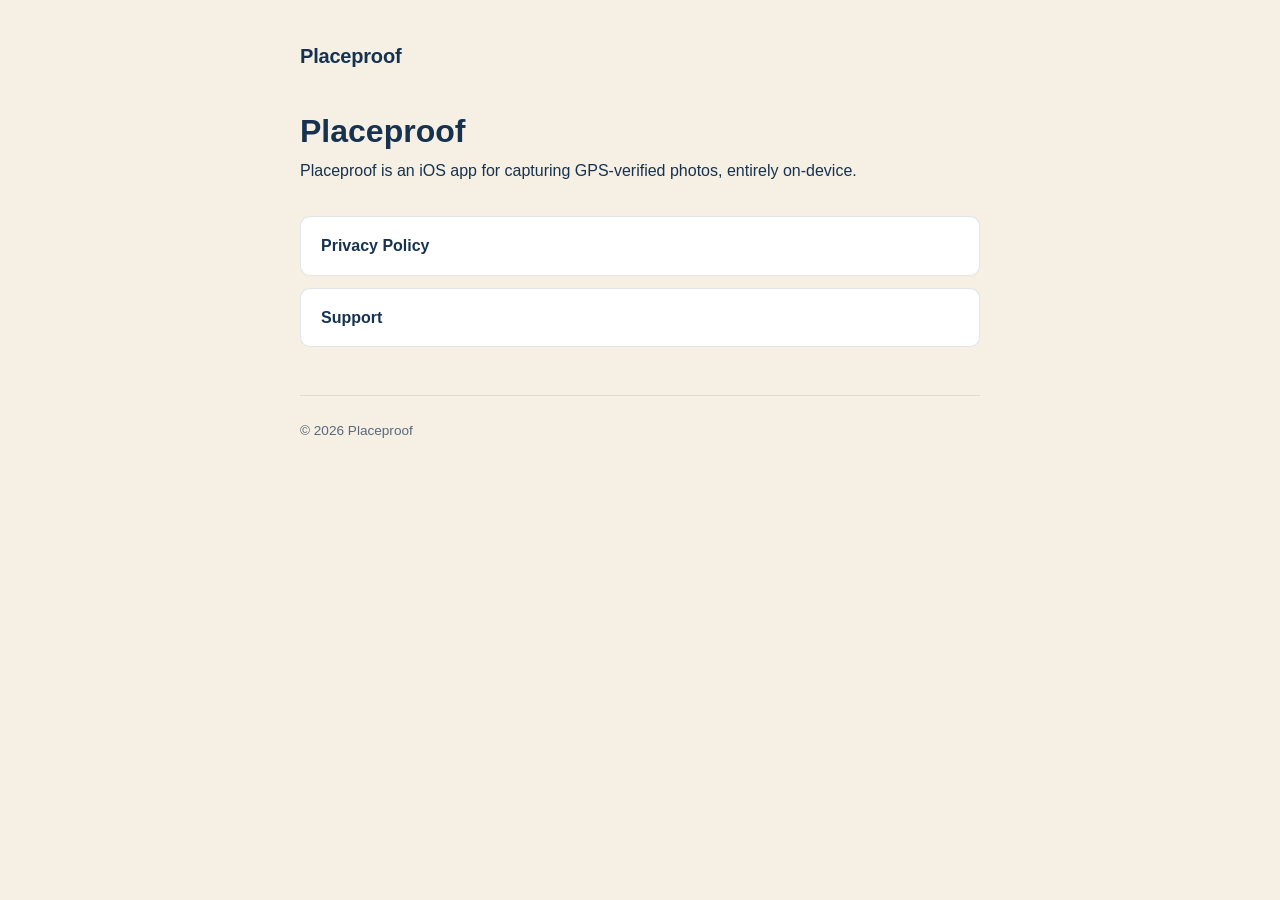
<file: index.html>
<!DOCTYPE html>
<html lang="en">
<head>
<meta charset="UTF-8">
<meta name="viewport" content="width=device-width, initial-scale=1.0">
<title>Placeproof</title>
<link rel="stylesheet" href="style.css">
</head>
<body>
<div class="wrap">
  <header class="site-header">
    <span class="brand">Placeproof</span>
  </header>

  <main>
    <h1>Placeproof</h1>
    <p>Placeproof is an iOS app for capturing GPS-verified photos, entirely on-device.</p>

    <div class="card-links">
      <a href="privacy.html">Privacy Policy</a>
      <a href="support.html">Support</a>
    </div>
  </main>

  <footer class="site-footer">
    &copy; 2026 Placeproof
  </footer>
</div>
</body>
</html>
</file>
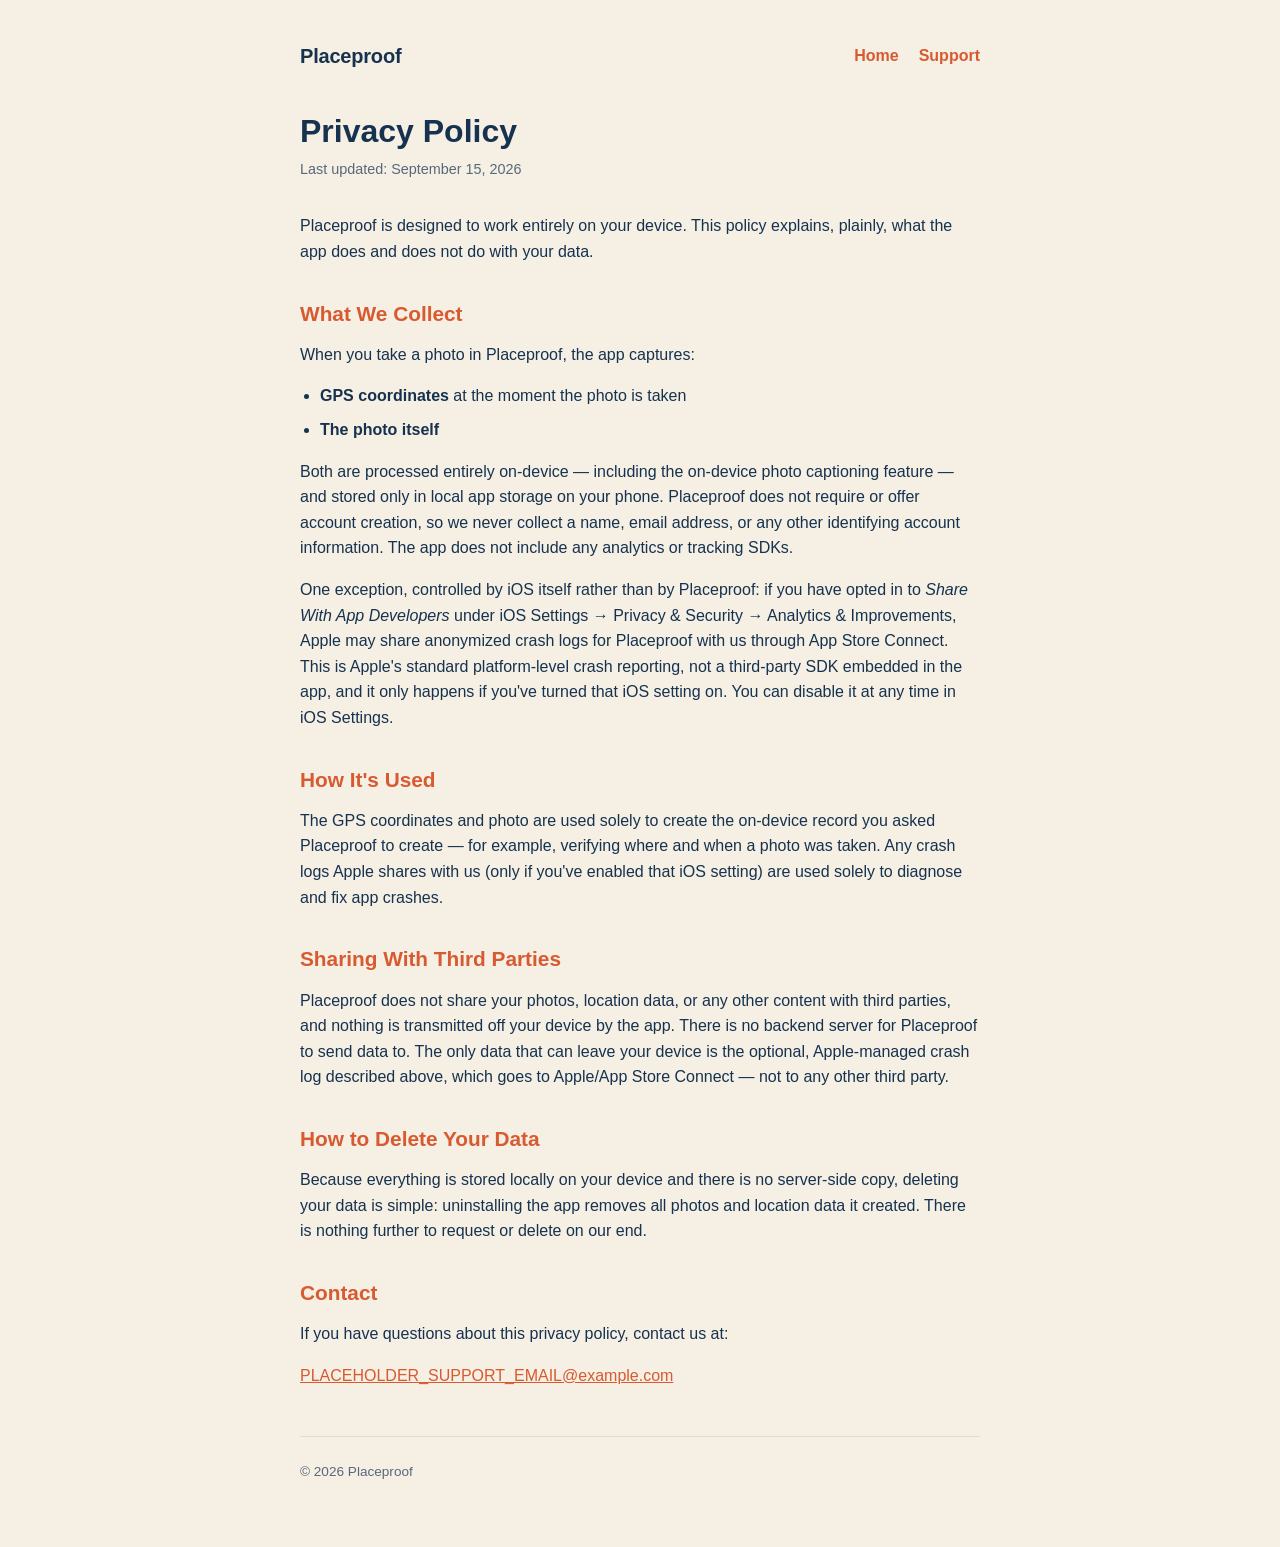
<file: privacy.html>
<!DOCTYPE html>
<html lang="en">
<head>
<meta charset="UTF-8">
<meta name="viewport" content="width=device-width, initial-scale=1.0">
<title>Privacy Policy — Placeproof</title>
<link rel="stylesheet" href="style.css">
</head>
<body>
<div class="wrap">
  <header class="site-header">
    <a class="brand" href="index.html">Placeproof</a>
    <nav class="site-nav">
      <a href="index.html">Home</a>
      <a href="support.html">Support</a>
    </nav>
  </header>

  <main>
    <h1>Privacy Policy</h1>
    <p class="updated">Last updated: September 15, 2026</p>

    <p>Placeproof is designed to work entirely on your device. This policy explains, plainly, what the app does and does not do with your data.</p>

    <h2>What We Collect</h2>
    <p>When you take a photo in Placeproof, the app captures:</p>
    <ul>
      <li><strong>GPS coordinates</strong> at the moment the photo is taken</li>
      <li><strong>The photo itself</strong></li>
    </ul>
    <p>Both are processed entirely on-device — including the on-device photo captioning feature — and stored only in local app storage on your phone. Placeproof does not require or offer account creation, so we never collect a name, email address, or any other identifying account information. The app does not include any analytics or tracking SDKs.</p>

    <p>One exception, controlled by iOS itself rather than by Placeproof: if you have opted in to <em>Share With App Developers</em> under iOS Settings &rarr; Privacy &amp; Security &rarr; Analytics &amp; Improvements, Apple may share anonymized crash logs for Placeproof with us through App Store Connect. This is Apple's standard platform-level crash reporting, not a third-party SDK embedded in the app, and it only happens if you've turned that iOS setting on. You can disable it at any time in iOS Settings.</p>

    <h2>How It's Used</h2>
    <p>The GPS coordinates and photo are used solely to create the on-device record you asked Placeproof to create — for example, verifying where and when a photo was taken. Any crash logs Apple shares with us (only if you've enabled that iOS setting) are used solely to diagnose and fix app crashes.</p>

    <h2>Sharing With Third Parties</h2>
    <p>Placeproof does not share your photos, location data, or any other content with third parties, and nothing is transmitted off your device by the app. There is no backend server for Placeproof to send data to. The only data that can leave your device is the optional, Apple-managed crash log described above, which goes to Apple/App Store Connect — not to any other third party.</p>

    <h2>How to Delete Your Data</h2>
    <p>Because everything is stored locally on your device and there is no server-side copy, deleting your data is simple: uninstalling the app removes all photos and location data it created. There is nothing further to request or delete on our end.</p>

    <h2>Contact</h2>
    <p>If you have questions about this privacy policy, contact us at:</p>
    <!-- TODO: REPLACE PLACEHOLDER EMAIL BEFORE APP STORE SUBMISSION -->
    <p><a href="mailto:PLACEHOLDER_SUPPORT_EMAIL@example.com">PLACEHOLDER_SUPPORT_EMAIL@example.com</a></p>
  </main>

  <footer class="site-footer">
    &copy; 2026 Placeproof
  </footer>
</div>
</body>
</html>
</file>
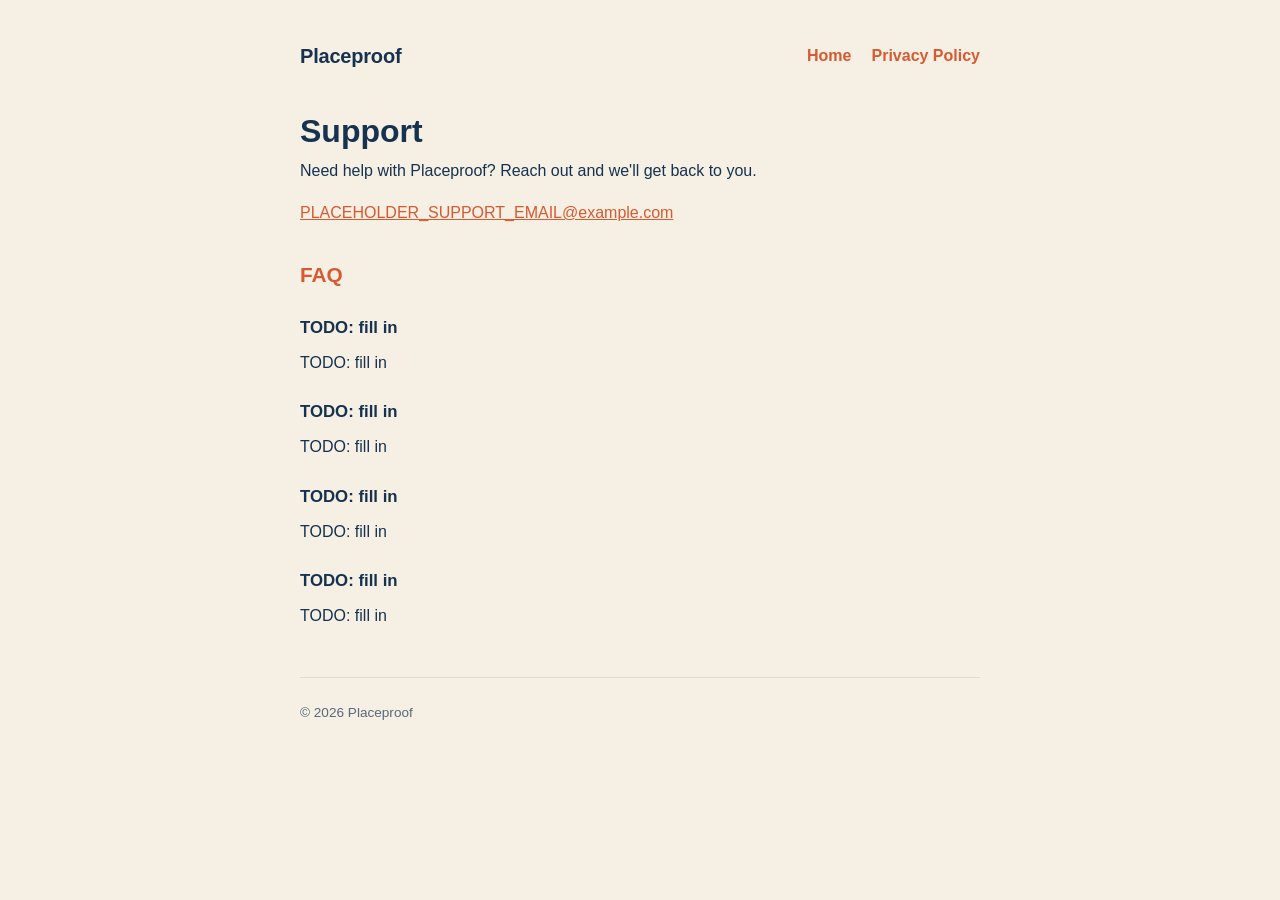
<file: support.html>
<!DOCTYPE html>
<html lang="en">
<head>
<meta charset="UTF-8">
<meta name="viewport" content="width=device-width, initial-scale=1.0">
<title>Support — Placeproof</title>
<link rel="stylesheet" href="style.css">
</head>
<body>
<div class="wrap">
  <header class="site-header">
    <a class="brand" href="index.html">Placeproof</a>
    <nav class="site-nav">
      <a href="index.html">Home</a>
      <a href="privacy.html">Privacy Policy</a>
    </nav>
  </header>

  <main>
    <h1>Support</h1>
    <p>Need help with Placeproof? Reach out and we'll get back to you.</p>

    <!-- TODO: REPLACE PLACEHOLDER EMAIL BEFORE APP STORE SUBMISSION -->
    <p><a href="mailto:PLACEHOLDER_SUPPORT_EMAIL@example.com">PLACEHOLDER_SUPPORT_EMAIL@example.com</a></p>

    <h2>FAQ</h2>

    <h3>TODO: fill in</h3>
    <p>TODO: fill in</p>

    <h3>TODO: fill in</h3>
    <p>TODO: fill in</p>

    <h3>TODO: fill in</h3>
    <p>TODO: fill in</p>

    <h3>TODO: fill in</h3>
    <p>TODO: fill in</p>
  </main>

  <footer class="site-footer">
    &copy; 2026 Placeproof
  </footer>
</div>
</body>
</html>
</file>
<file: style.css>
/* Placeproof — shared styles */

:root {
  --cream: #F5EFE4;
  --navy: #16324F;
  --terracotta: #D85A30;
}

* {
  box-sizing: border-box;
}

html {
  -webkit-text-size-adjust: 100%;
}

body {
  margin: 0;
  background-color: var(--cream);
  color: var(--navy);
  font-family: -apple-system, BlinkMacSystemFont, "Segoe UI", Roboto, Helvetica, Arial, sans-serif;
  line-height: 1.6;
}

.wrap {
  max-width: 720px;
  margin: 0 auto;
  padding: 2.5rem 1.25rem 4rem;
}

header.site-header {
  display: flex;
  align-items: center;
  justify-content: space-between;
  flex-wrap: wrap;
  gap: 0.75rem;
  margin-bottom: 2.5rem;
}

.brand {
  font-size: 1.25rem;
  font-weight: 700;
  color: var(--navy);
  text-decoration: none;
  letter-spacing: -0.01em;
}

nav.site-nav {
  display: flex;
  gap: 1.25rem;
  flex-wrap: wrap;
}

nav.site-nav a {
  color: var(--terracotta);
  text-decoration: none;
  font-weight: 600;
}

nav.site-nav a:hover,
nav.site-nav a:focus {
  text-decoration: underline;
}

h1 {
  color: var(--navy);
  font-size: 2rem;
  line-height: 1.2;
  margin: 0 0 0.5rem;
}

h2 {
  color: var(--terracotta);
  font-size: 1.3rem;
  margin: 2rem 0 0.75rem;
}

h3 {
  color: var(--navy);
  font-size: 1.05rem;
  margin: 1.5rem 0 0.5rem;
}

p {
  margin: 0 0 1rem;
}

a {
  color: var(--terracotta);
}

.updated {
  font-size: 0.9rem;
  color: var(--navy);
  opacity: 0.7;
  margin-bottom: 2rem;
}

ul {
  padding-left: 1.25rem;
}

li {
  margin-bottom: 0.5rem;
}

.card-links {
  display: flex;
  flex-direction: column;
  gap: 0.75rem;
  margin-top: 2rem;
}

.card-links a {
  display: block;
  background: #ffffff;
  border: 1px solid rgba(22, 50, 79, 0.12);
  border-radius: 10px;
  padding: 1rem 1.25rem;
  color: var(--navy);
  text-decoration: none;
  font-weight: 600;
}

.card-links a:hover,
.card-links a:focus {
  border-color: var(--terracotta);
  color: var(--terracotta);
}

footer.site-footer {
  margin-top: 3rem;
  padding-top: 1.5rem;
  border-top: 1px solid rgba(22, 50, 79, 0.15);
  font-size: 0.85rem;
  opacity: 0.7;
}

@media (max-width: 480px) {
  h1 {
    font-size: 1.6rem;
  }
}
</file>
